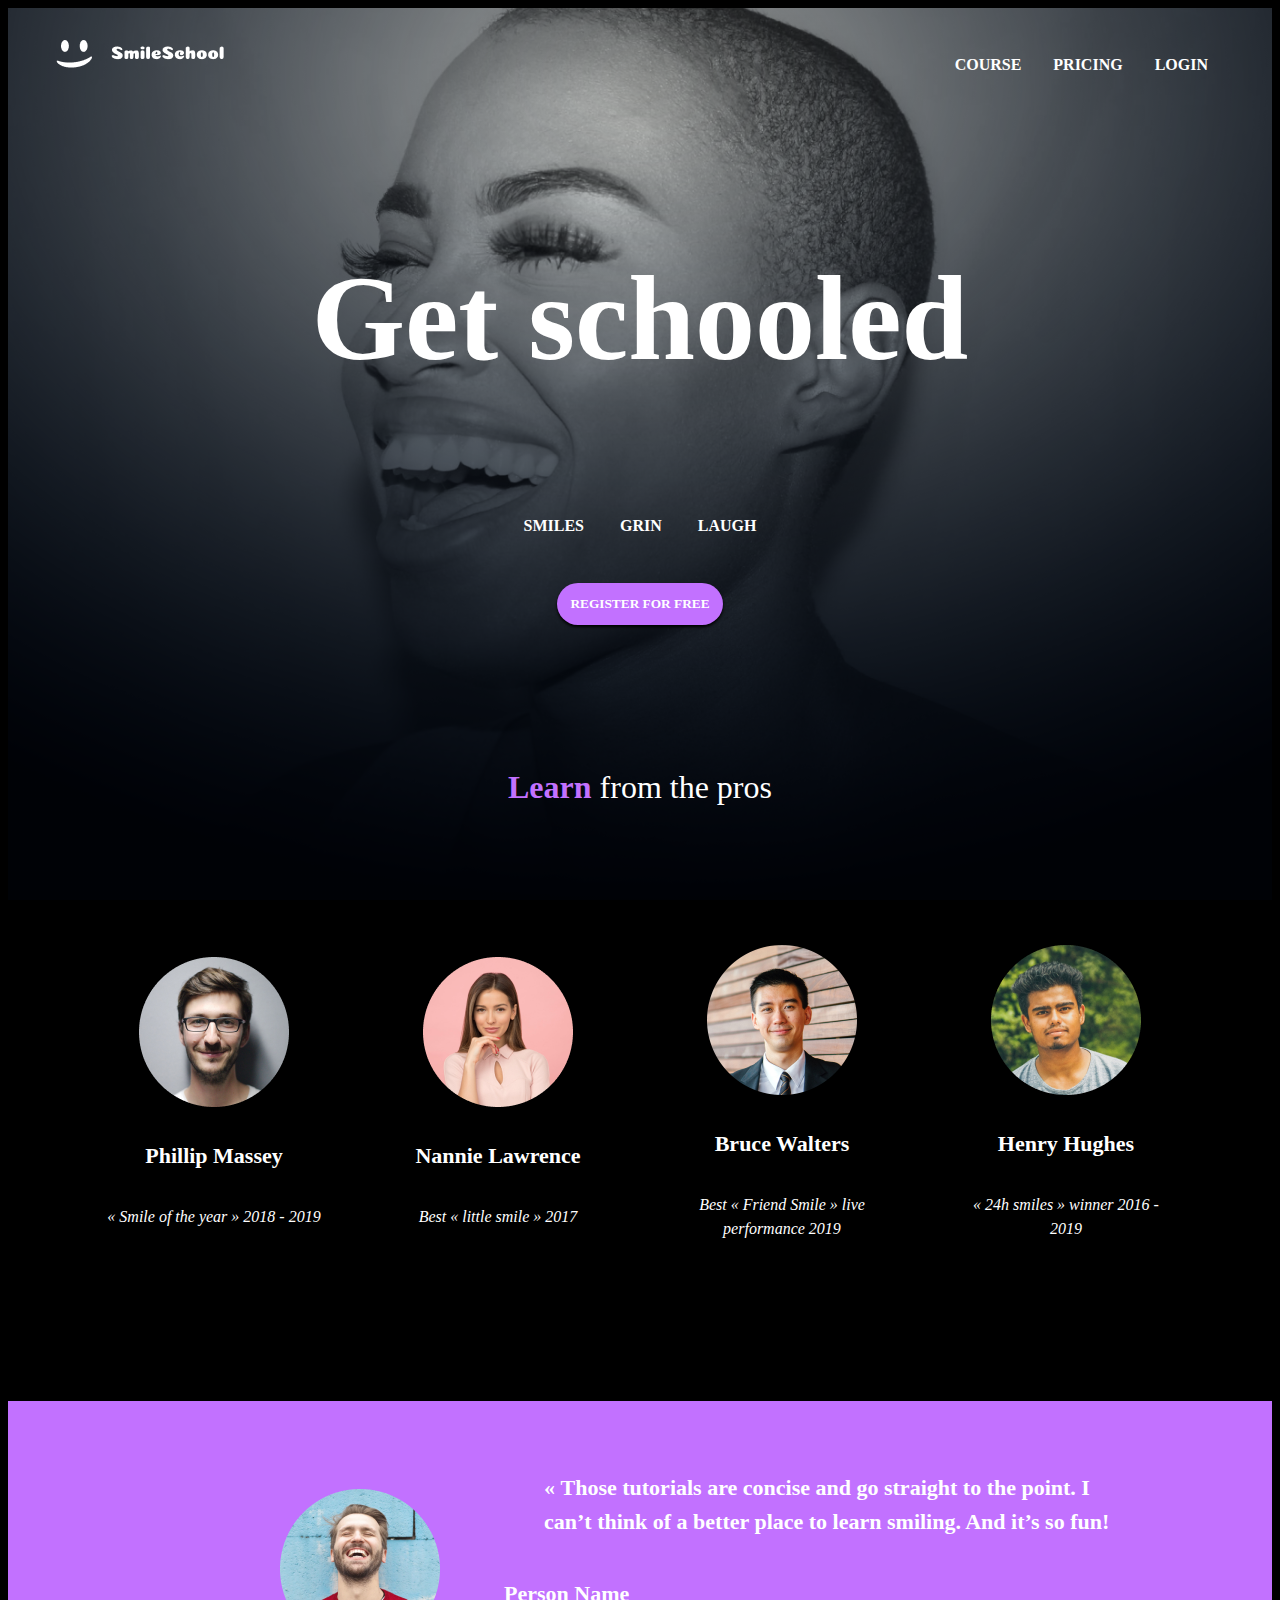
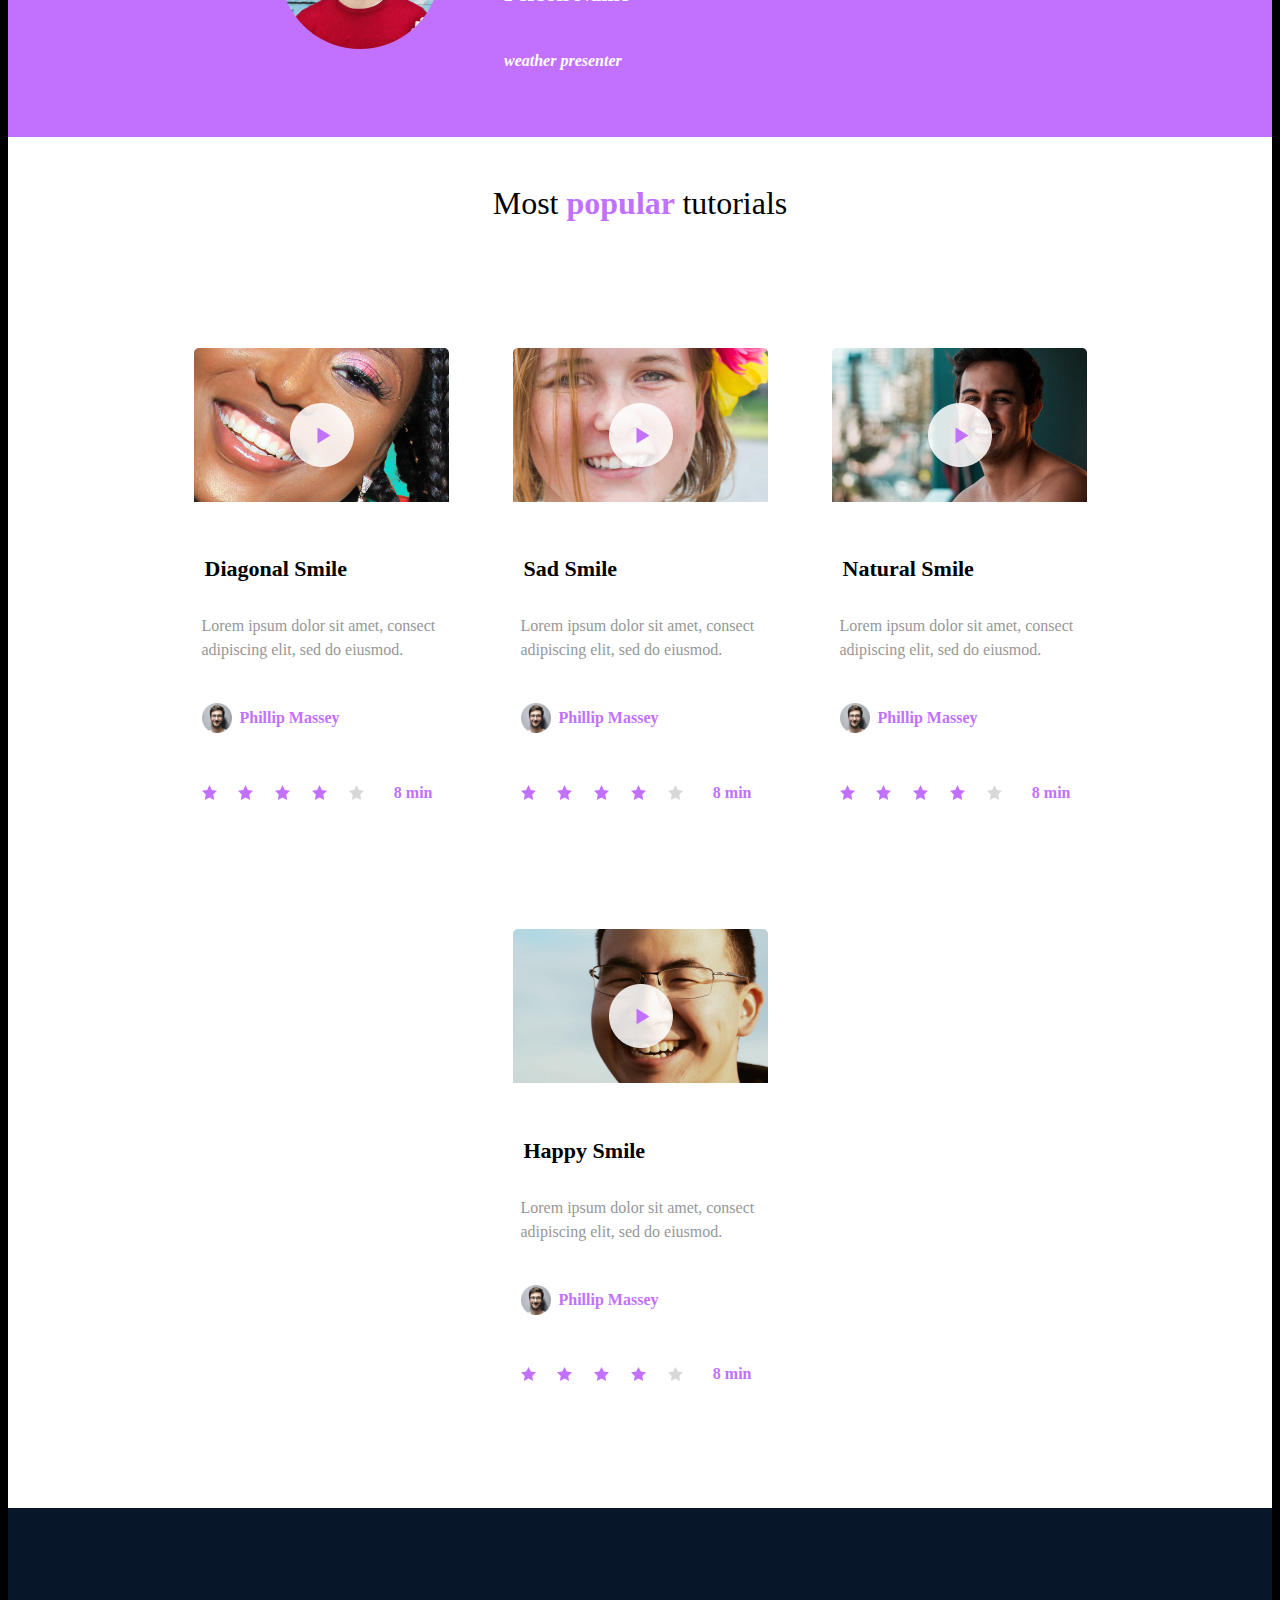
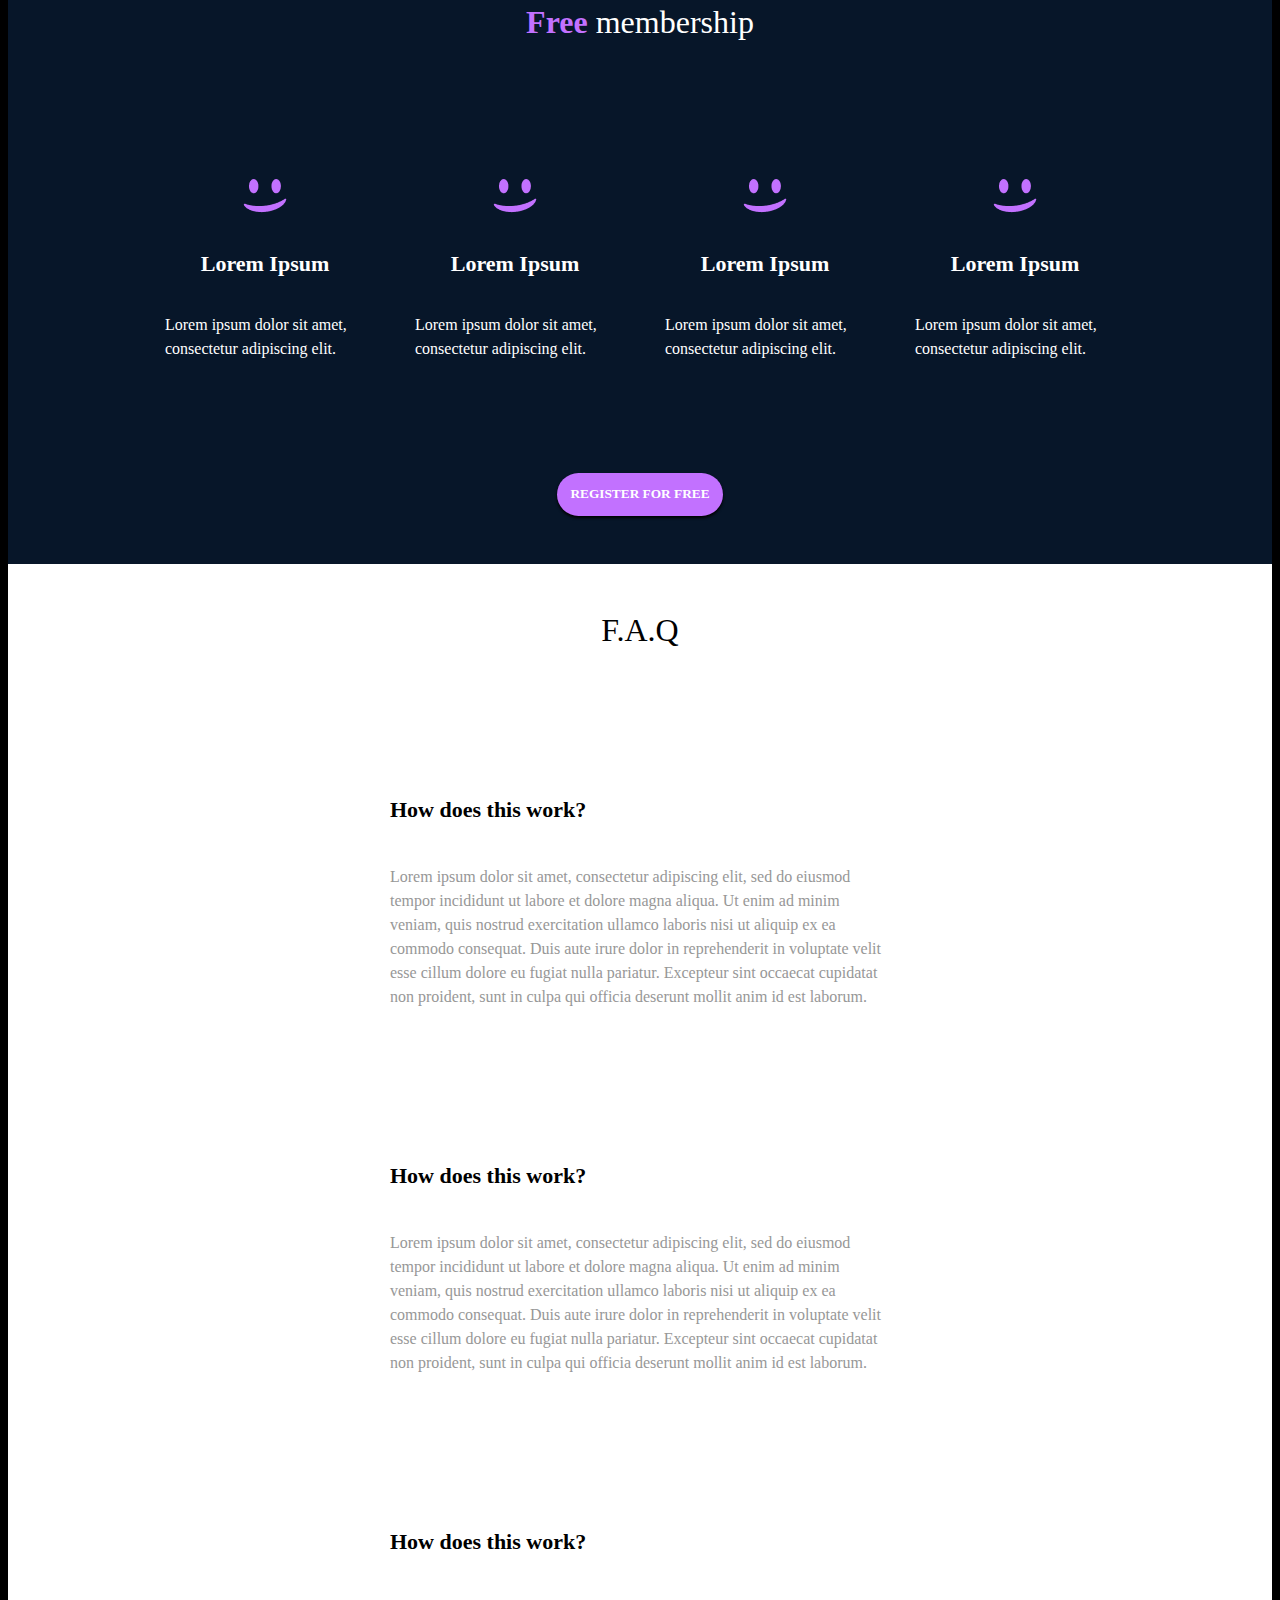
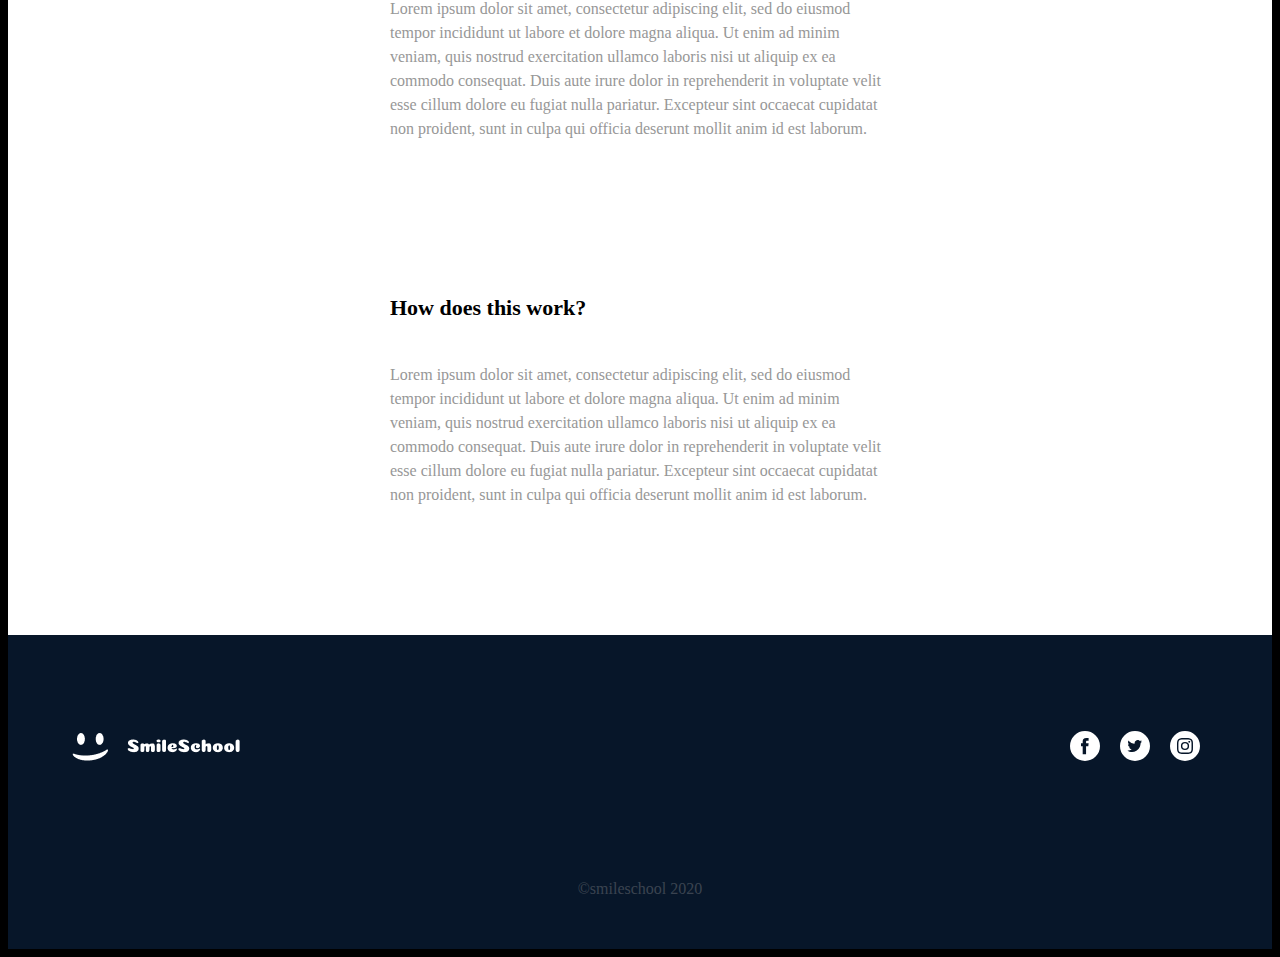
<file: css_advanced/index.html>
<!DOCTYPE html>
<html lang="en">

<head>
    <meta charset="UTF-8">
    <meta name="viewport" content="width=device-width, initial-scale=1.0">
    <title>Document</title>
    <link rel="stylesheet" href="styles.css">
</head>

<body>
    <header>
        <nav>
            <img src="logo.png" alt="logo">

            <ul class="lst">
                <li><a href="#">COURSE</a></li>
                <li><a href="#">PRICING</a></li>
                <li><a href="#">LOGIN</a></li>
            </ul>
        </nav>

    </header>
    <main>
        <section class="flex-col">
            <div class="flex-col">
                <h1>Get schooled</h1>
                <div class="types-of-smile">
                    <span>SMILES</span>
                    <span>GRIN</span>
                    <span>LAUGH</span>
                </div>
                <button class="bg-rose">REGISTER FOR FREE</button>
            </div>
            <div class="flex-col">
                <h2> <span class="color-rose">Learn</span> from the pros</h2>
                <div class="flex-row pros">
                    <div class="flex-col">
                        <img src="1.png" alt="Philip pic">
                        <h3>Phillip Massey</h3>
                        <p>« Smile of the year » 2018 - 2019</p>
                    </div>
                    <div class="flex-col">
                        <img src="3.png" alt="Nannie pic">
                        <h3>Nannie Lawrence</h3>
                        <p>Best « little smile » 2017</p>
                    </div>
                    <div class="flex-col">
                        <img src="2.png" alt="Bruce pic">
                        <h3>Bruce Walters</h3>
                        <p>Best « Friend Smile » live performance 2019</p>
                    </div>
                    <div class="flex-col">
                        <img src="4.png" alt="Henry pic">
                        <h3>Henry Hughes</h3>
                        <p>« 24h smiles » winner 2016 - 2019</p>
                    </div>
                </div>
            </div>
        </section>
        <section class="flex-row quotes bg-rose">
            <div class="flex-row">
                <img src="5.png" alt="image">
            </div>
            <div class="flex-col">
                <blockquote>« Those tutorials are concise and go straight to the point. I can’t think of a better place
                    to learn smiling. And it’s so fun!</blockquote>
                <h3>Person Name</h3>
                <P>weather presenter</P>
            </div>
        </section>
        <section class="flex-col tutors bg-white">
            <h2>Most <span class="color-rose"> popular </span> tutorials</h2>
            <div class="flex-row">
                <div class="tutor-card">
                    <img src="9.png" alt="Diagonal smile">
                    <img class="play-button-top" src="play.png" alt="Video Play Button">
                    <h3>Diagonal Smile</h3>
                    <p class="color-grey">Lorem ipsum dolor sit amet, consect adipiscing elit, sed do eiusmod.</p>
                    <div class="flex-row phillip">
                        <img src="1.png" alt="Small Phillip Icon">
                        <h4 class="color-rose">Phillip Massey</h4>
                    </div>
                    <div>
                        <div class="ratings flex-row">
                            <img src="pinkstar.svg" alt="Star Icon" class="star-icon">
                            <img src="pinkstar.svg" alt="Star Icon" class="star-icon">
                            <img src="pinkstar.svg" alt="Star Icon" class="star-icon">
                            <img src="pinkstar.svg" alt="Star Icon" class="star-icon">
                            <img src="greystar.svg" alt="Star Icon" class="star-icon">
                            <p class="color-rose">8 min</p>
                        </div>
                        
                    </div>
                </div>
                <div class="tutor-card">
                    <img src="7.png" alt="Sad Smile">
                    <img class="play-button-top" src="play.png" alt="Video Play Button">
                    <h3>Sad Smile</h3>
                    <p class="color-grey">Lorem ipsum dolor sit amet, consect adipiscing elit, sed do eiusmod.</p>
                    <div class="flex-row phillip">
                        <img src="1.png" alt="Small Phillip Icon">
                        <h4 class="color-rose">Phillip Massey</h4>
                    </div>
                    <div>
                        <div class="ratings flex-row">
                            <img src="pinkstar.svg" alt="Star Icon" class="star-icon">
                            <img src="pinkstar.svg" alt="Star Icon" class="star-icon">
                            <img src="pinkstar.svg" alt="Star Icon" class="star-icon">
                            <img src="pinkstar.svg" alt="Star Icon" class="star-icon">
                            <img src="greystar.svg" alt="Star Icon" class="star-icon">
                            <p class="color-rose">8 min</p>
                        </div>
                        
                    </div>
                </div>
                <div class="tutor-card">
                    <img src="8.png" alt="Natural Smile">
                    <img class="play-button-top" src="play.png" alt="Video Play Button">
                    <h3>Natural Smile</h3>
                    <p class="color-grey">Lorem ipsum dolor sit amet, consect adipiscing elit, sed do eiusmod.</p>
                    <div class="flex-row phillip">
                        <img src="1.png" alt="Small Phillip Icon">
                        <h4 class="color-rose">Phillip Massey</h4>
                    </div>
                    <div>
                        <div class="ratings flex-row">
                            <img src="pinkstar.svg" alt="Star Icon" class="star-icon">
                            <img src="pinkstar.svg" alt="Star Icon" class="star-icon">
                            <img src="pinkstar.svg" alt="Star Icon" class="star-icon">
                            <img src="pinkstar.svg" alt="Star Icon" class="star-icon">
                            <img src="greystar.svg" alt="Star Icon" class="star-icon">
                            <p class="color-rose">8 min</p>
                        </div>
                        
                    </div>
                </div>
                <div class="tutor-card">
                    <img src="6.png" alt="Happy Smile">
                    <img class="play-button-top" src="play.png" alt="Video Play Button">
                    <h3>Happy Smile</h3>
                    <p class="color-grey">Lorem ipsum dolor sit amet, consect adipiscing elit, sed do eiusmod.</p>
                    <div class="flex-row phillip">
                        <img src="1.png" alt="Small Phillip Icon">
                        <h4 class="color-rose">Phillip Massey</h4>
                    </div>
                    <div>
                        <div class="ratings flex-row">
                            <img src="pinkstar.svg" alt="Star Icon" class="star-icon">
                            <img src="pinkstar.svg" alt="Star Icon" class="star-icon">
                            <img src="pinkstar.svg" alt="Star Icon" class="star-icon">
                            <img src="pinkstar.svg" alt="Star Icon" class="star-icon">
                            <img src="greystar.svg" alt="Star Icon" class="star-icon">
                            <p class="color-rose">8 min</p>
                        </div>
                        
                    </div>
                </div>
            </div>

        </section>
        <section class="flex-col membership bg-dark-blue">
            <h2><span class="color-rose"> Free </span> membership</h2>
            <div class="flex-row">
                <div class="flex-col">
                    <img src="smile.png" alt="">
                    <h3>Lorem Ipsum</h3>
                    <p>Lorem ipsum dolor sit amet, consectetur adipiscing elit.</p>
                </div>
                <div class="flex-col">
                    <img src="smile.png" alt="">
                    <h3>Lorem Ipsum</h3>
                    <p>Lorem ipsum dolor sit amet, consectetur adipiscing elit.</p>
                </div>
                <div class="flex-col">
                    <img src="smile.png" alt="">
                    <h3>Lorem Ipsum</h3>
                    <p>Lorem ipsum dolor sit amet, consectetur adipiscing elit.</p>
                </div>
                <div class="flex-col">
                    <img src="smile.png" alt="">
                    <h3>Lorem Ipsum</h3>
                    <p>Lorem ipsum dolor sit amet, consectetur adipiscing elit.</p>
                </div>
            </div>
            <button class="bg-rose">REGISTER FOR FREE</button>
        </section>
        <section class="flex-col faq bg-white">
            <h2 class="faq">F.A.Q</h2>
            <div class="flex-row">
                <div>
                    <h3>How does this work?</h3>

                    <p>
                        Lorem ipsum dolor sit amet, consectetur adipiscing elit, sed do eiusmod tempor incididunt ut
                        labore et dolore magna aliqua. Ut enim ad minim veniam, quis nostrud exercitation ullamco
                        laboris nisi ut aliquip ex ea commodo consequat. Duis aute irure dolor in reprehenderit in
                        voluptate velit esse cillum dolore eu fugiat nulla pariatur. Excepteur sint occaecat
                        cupidatat
                        non proident, sunt in culpa qui officia deserunt mollit anim id est laborum.
                    </p>
                </div>
                <div>
                    <h3>How does this work?</h3>

                    <p>
                        Lorem ipsum dolor sit amet, consectetur adipiscing elit, sed do eiusmod tempor incididunt ut
                        labore et dolore magna aliqua. Ut enim ad minim veniam, quis nostrud exercitation ullamco
                        laboris nisi ut aliquip ex ea commodo consequat. Duis aute irure dolor in reprehenderit in
                        voluptate velit esse cillum dolore eu fugiat nulla pariatur. Excepteur sint occaecat
                        cupidatat
                        non proident, sunt in culpa qui officia deserunt mollit anim id est laborum.
                    </p>
                </div>
                <div>
                    <h3>How does this work?</h3>

                    <p>
                        Lorem ipsum dolor sit amet, consectetur adipiscing elit, sed do eiusmod tempor incididunt ut
                        labore et dolore magna aliqua. Ut enim ad minim veniam, quis nostrud exercitation ullamco
                        laboris nisi ut aliquip ex ea commodo consequat. Duis aute irure dolor in reprehenderit in
                        voluptate velit esse cillum dolore eu fugiat nulla pariatur. Excepteur sint occaecat
                        cupidatat
                        non proident, sunt in culpa qui officia deserunt mollit anim id est laborum.
                    </p>
                </div>
                <div>
                    <h3>How does this work?</h3>

                    <p>
                        Lorem ipsum dolor sit amet, consectetur adipiscing elit, sed do eiusmod tempor incididunt ut
                        labore et dolore magna aliqua. Ut enim ad minim veniam, quis nostrud exercitation ullamco
                        laboris nisi ut aliquip ex ea commodo consequat. Duis aute irure dolor in reprehenderit in
                        voluptate velit esse cillum dolore eu fugiat nulla pariatur. Excepteur sint occaecat
                        cupidatat
                        non proident, sunt in culpa qui officia deserunt mollit anim id est laborum.
                    </p>
                </div>
            </div>
        </section>
    </main>
    <footer>
        <section class="bg-dark-blue flex-col footer">
            <div class="flex-row">
                <img src="logo.png" alt="logo">
                <div class="socials">
                    <img src="fb.svg" alt="Facebook icon">
                    <img src="twt.svg" alt="Twitter icon">
                    <img src="ig.svg" alt="Instagram icon">
                </div>
            </div>
            <p class="copyr">©smileschool 2020</p>
        </section>
    </footer>
</body>

</html>
</file>
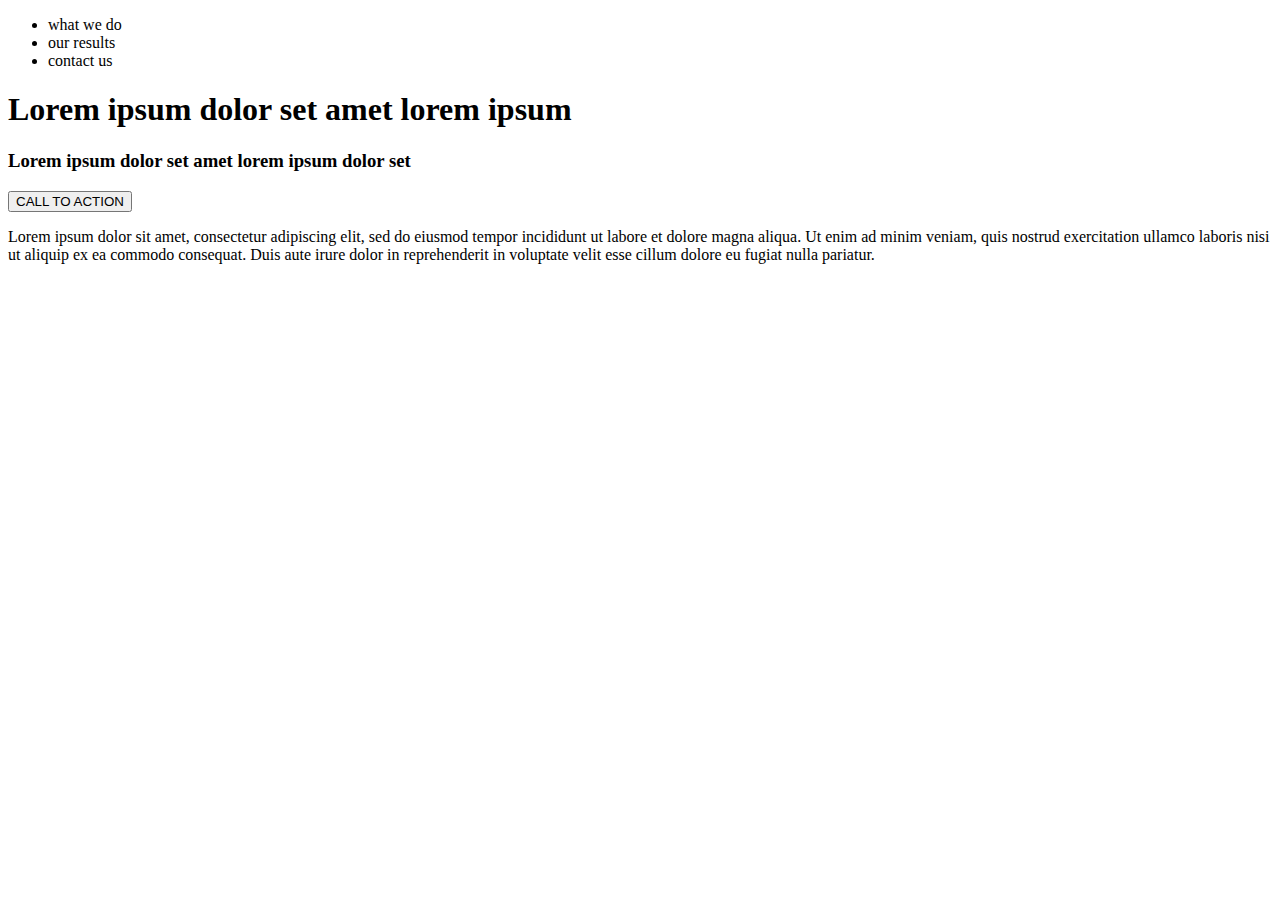
<file: headphones/index.html>
<!DOCTYPE html>
<html lang="en">
    <meta charset="utf-8">
    <meta name="viewport" content="width=device-width, initial-scale=1">
    <title>Headphones</title>

    <header>
        <nav>
            <ul>
                <li>what we do</li>
                <li>our results</li>
                <li>contact us</li>
            </ul>
        </nav>

        <h1>Lorem ipsum dolor set amet lorem ipsum</h1>
        <h3>Lorem ipsum dolor set amet lorem ipsum dolor set</h3>
        
        <button>CALL TO ACTION</button>

        <p>Lorem ipsum dolor sit amet, consectetur adipiscing elit, sed do eiusmod tempor incididunt ut labore et dolore magna aliqua. Ut enim ad minim veniam, quis nostrud exercitation ullamco laboris nisi ut aliquip ex ea commodo consequat. Duis aute irure dolor in reprehenderit in voluptate velit esse cillum dolore eu fugiat nulla pariatur.</p>

    </header>

    <body>


        
    </body>

</html>
</file>
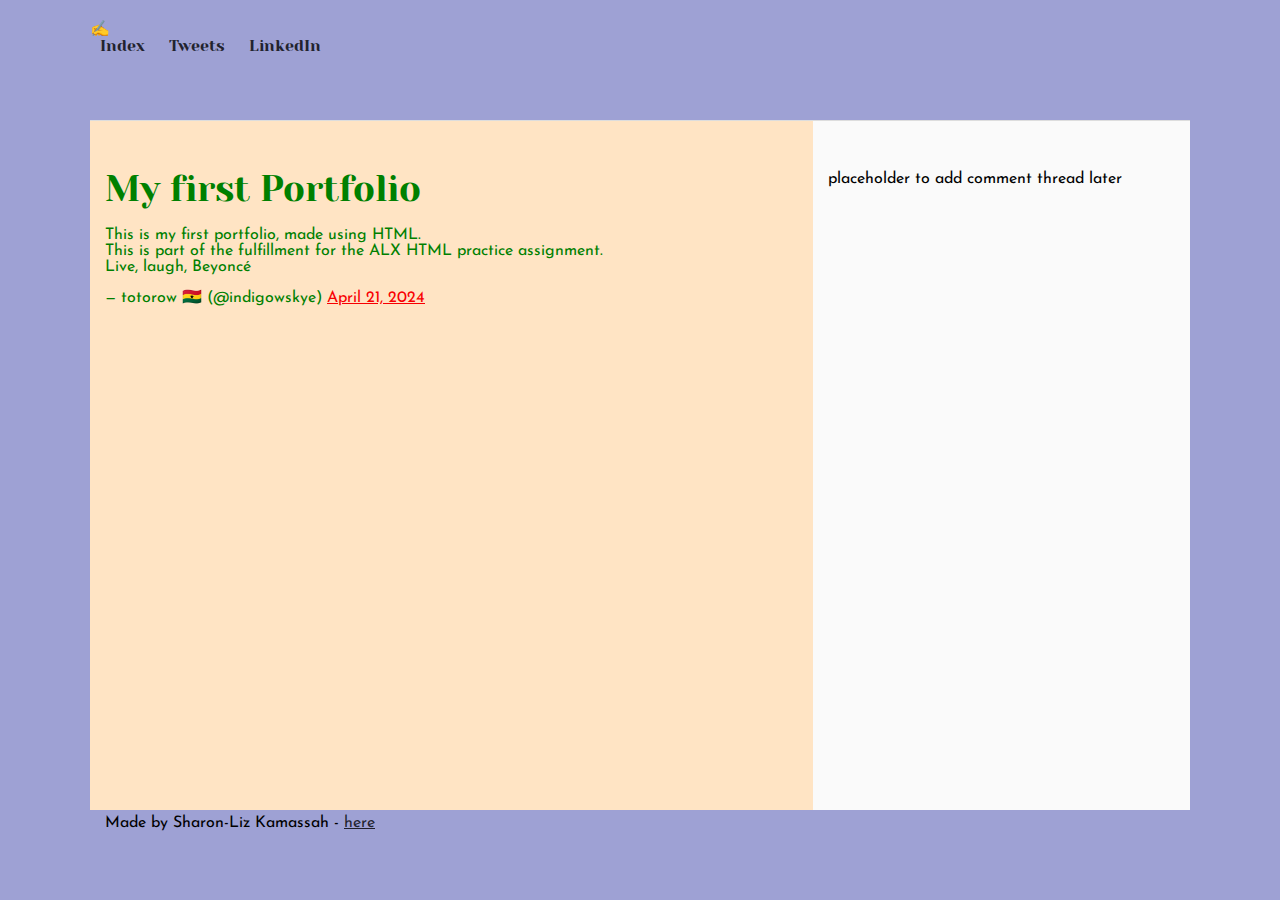
<file: css_basic/tweets.html>
<!DOCTYPE html>
<html lang="en">
<head>
  <meta name="viewport" content="width=device-width, initial-scale=1, viewport-fit=cover">
  <meta charset="utf-8">
  <title>My first Portfolio</title>
  <link href="base.css" rel="stylesheet">
  <link href="styles.css" rel="stylesheet">
</head>
<body class="works_on_smartphone">
  <header>
    <li>✍</li>
    <nav>
      <ul>
        <li>
          <a href="file:///C:/Users/hp/Desktop/alx/practice/html_basic/index.html">Index</a>
        </li>
        <li>
          <a href="file:///C:/Users/hp/Desktop/alx/practice/html_basic/tweets.html">Tweets</a>
        </li>
        <li>
          <a href="https://www.linkedin.com/in/sharonkamassah/" target="blank">LinkedIn</a>
        </li>
      </ul>
    </nav>
  </header>
  <main>
    <article>
        <h1>My first Portfolio</h1>
      This is my first portfolio, made using HTML.<br>
      This is part of the fulfillment for the ALX HTML practice assignment.<br>
      <blockquote class="twitter-tweet">
        <p lang="en" dir="ltr">Live, laugh, Beyoncé</p>— totorow 🇬🇭 (@indigowskye) <a href="https://twitter.com/indigowskye/status/1781841744776081537?ref_src=twsrc%5Etfw">April 21, 2024</a>
      </blockquote>
      <script async src="https://platform.twitter.com/widgets.js"></script>
    </article>
    <aside>
      placeholder to add comment thread later
    </aside>
  </main>
  <footer>
    <p>Made by Sharon-Liz Kamassah - <a href="https://www.linkedin.com/in/sharonkamassah/" target="blank">here</a></p>
  </footer>
</body>
</html>
</file>
<file: css_advanced/styles.css>
:root {
    --radial-bg: radial-gradient(85.9% 85.9% at 50% 14.1%, #fbfdf9 0%, var(--dark-blue) 100%);
    --rose: #C271FF;
    --white: #FFFFFF;
    --black: #000000;
    --grey: #979797;
    --dark-blue: #071629;
}

html {
    background-color: var(--black);
    color: var(--white);
}

body,
header,
main,
footer,
div,
section {
    box-sizing: border-box;
    max-width: 100%;

    .lst {
        list-style: none;
        font-weight: bold;
    }

    .types-of-smile {
        font-weight: bold;
    }
   
}

body {
    background: var(--radial-bg), url("Object.png");
    background-blend-mode: multiply;
    background-attachment: fixed;
    background-position: top;
    background-size: cover;
    background-repeat: no-repeat;
}

h1,
h2,
h3,
blockquote,
p,
button,
a {
    font-family: 'Source Sans Pro';
    color: inherit;
    max-width: 100%;
    word-wrap: break-word;
}

button {
    font-family: 'Source Sans Pro';
    border: none;
    padding: 1em;
    border-radius: 2em;
    box-shadow: var(--black) 0 2px 3px;
    cursor: pointer;
}

.bg-rose {
    background-color: var(--rose);
    font-weight: bold;
}

.bg-white {
    background-color: var(--white);
    color: var(--black);
}

.bg-dark-blue {
    background-color: var(--dark-blue);
}

.color-rose {
    color: var(--rose);
    font-weight: bold;
}

.color-grey {
    color: var(--grey);
}

/* HEADER CSS */
header {
    padding: 2rem 3rem;

    nav {
        box-sizing: border-box;
        display: flex;
        flex-direction: row;
        justify-content: space-between;
        align-items: flex-start;

        >* {
            flex: 2;
            box-sizing: border-box;
            max-width: fit-content;
        }

        ul {
            display: flex;
            flex-direction: row;
            flex-wrap: wrap;

            li {
                margin: 0 1rem;

                a {
                    text-decoration: none;
                }

                a:visited,
                a:active {
                    text-decoration: none;
                }
            }
        }
    }
}

/* END HEADER'S CSS */

/* MAIN AND FOOTER CSS */
main, footer {

    .flex-col,
    .flex-row {
        font-family: 'Source Sans Pro';
        align-items: center;
        justify-content: center;
        flex-wrap: wrap;
    }

    .flex-row {
        display: flex;
        flex-direction: row;
    }

    span {
        margin-inline: 1rem;
    }
    span.color-rose {
        margin-inline: 0;
    }
    section {
        padding: 0 4rem;
        margin: 0;
    }

    div {
        padding: 3rem 0rem;
    }

    .flex-col {
        display: flex;
        flex-direction: column;
    }

    h1 {
        font-weight: bold;
        font-size: 120px;
    }

    h2 {
        font-size: 32px;
        font-weight: 100;
        font-style: normal;
        margin-top: 3rem;
    }

    .pros {
        div {
            margin-inline: 2rem;
            >* {
                margin: 1rem 0;
            }
        }

        p {
            text-align: center;
            font-style: italic;
        }
        >* {
            flex: 1;
        }
    }

    p {
        font-size: 16px;
        line-height: 24px;
    }

    blockquote, h3 {
        font-style: normal;
        font-size: 22px;
        line-height: 34px;
    }

    blockquote {
        font-style: normal;
        margin-bottom: 1rem;
    }

    h3 {
        font-weight: bold;
    }

    .quotes {
        p {
            font-style: italic;
        }

        div {
            padding-inline: 2rem;
        }
        .flex-row {
            flex: 1;
            justify-content: flex-end;
        }
        .flex-col {
            align-items: flex-start;
            flex: 2;
        }
    }

    .tutors {
        .tutor-card {
            max-width: 255px;
            margin-inline: 2rem;
            * {
                padding-top: 0.2rem;
                padding-bottom: 0.2rem;
            }
            >h3, .phillip, .ratings, p {
                padding-left: 0.5em;
                padding-right: 0.5em;
            }
        }
        
        .phillip {
            justify-content: left;
            >h4 {
                margin-inline: 0.5rem;
            }
            img {
                max-width: 30px;
                max-height: 30px;
            }
        }
        .star-icon {
            max-width: 15px;
            max-height: 15px;
        }
        .ratings {
            justify-content: space-between;
        }
        .play-button-top {
            position: relative;
            left: 96px;
            top: -120px;
            max-width: 64px;
            max-height: 64px;
            padding: 0;
            margin-bottom: -64px;
        }
    }
    .membership {
        padding-top: 3rem;
        padding-bottom: 3rem;
        .flex-col {
            width: 250px;
            >* {
                margin-block: 1rem;
            }
            p {
                max-width: 200px;
            }
        }
    }
    .faq {
        font-size: 60;
        .flex-row {
            >div {
                width: 500px;
                margin: 0 3rem 1rem 3rem;
                
            }
        }
        p {
            color: var(--grey);
            padding-top: 1rem;
        }
    }

    .footer {
        padding-bottom: 2rem;
        p {
            color: var(--grey);
        }
        .flex-row {
            justify-content: space-between;
            width: 100%;
        }
        .socials>img {
            margin-inline: 0.5rem;
            width: 30px;
        }

        .copyr {
            opacity: 35.17%;
        }
    }
}

/* END OF MAIN AND FOOTER CSS*/
</file>
<file: css_basic/base.css>
/* Importing webfonts */
/* (If you're learning CSS, you should disregard that) */

@import url(https://fonts.googleapis.com/css?family=Yeseva+One);
@import url(https://fonts.googleapis.com/css?family=Josefin+Sans:400,700,700italic,400italic);


/* CSS reset rules */

html, body {
	height: 100%;
	min-height: 100%;
}
html, body, div, span, applet, object, iframe,
h1, h2, h3, h4, h5, h6, p, blockquote, pre,
a, abbr, acronym, address, big, cite, code,
del, dfn, img, ins, kbd, q, s, samp,
small, strike, sub, sup, tt, var,
b, u, i, center,
dl, dt, dd,
fieldset, form, label, legend,
table, caption, tbody, tfoot, thead, tr, th, td,
article, aside, canvas, details, embed, 
figure, figcaption, footer, header, hgroup, 
menu, nav, output, ruby, section, summary,
time, mark, audio, video {
	margin: 0;
	padding: 0;
	border: 0;
	font-size: 100%;
	font: inherit;
	vertical-align: baseline;
}
/* HTML5 display-role reset for older browsers */
article, aside, details, figcaption, figure, 
footer, header, hgroup, menu, nav, section {
	display: block;
}
body {
	line-height: 1;
}
blockquote, q {
	quotes: none;
}
blockquote:before, blockquote:after,
q:before, q:after {
	content: '';
	content: none;
}
table {
	border-collapse: collapse;
	border-spacing: 0;
}


/* Fonts and colors */

body {
	font-family: 'Josefin Sans', serif;
	color: rgba(0, 0, 0, 0.8);
}
h1, h2, h3, h4, h5, h6, header {
	font-family: 'Yeseva One', sans-serif;
}
article {
}
header {
	border-bottom: 1px solid rgb(221,221,221);
	transition: border-bottom-color 1s ease;
}
header a {
	color: rgba(0, 0, 0, 0.8);
}
aside {
	background: #FAFAFA;
}
aside p {
	border: 1px solid #bbb;
	background: #ddd;
	color: black;
}
footer a {
	color: rgba(0, 0, 0, 0.8);
}
a {
	color: #F80002;
}


/* Positioning and margins */

@media (min-width: 1100px) {
	body {
		width: 1100px;
		margin: 0 auto;
	}
}

article {
	padding: 50px 15px;
}
article > *:first-child {
	margin-top: 0;
}
aside {
	padding: 50px 15px;
}
header .right {
	float: right;
	margin: 0 10px 15px;
}


/* Header */
header {
	padding: 20px 0;
	height: 80px;
}
header ul {
	list-style: none;
	margin: 0;
	padding: 0;
}
header li {
	display: inline;
	vertical-align:middle;
}
header li:first-child {
	margin: 0;
}
header li a {
	margin: 0 10px;
}
header li.logo {
	font-size: 36px;
}
header a {
	text-decoration: none;
}


/* Aside */

aside p {
	border-radius: 10px;
	padding: 20px 20px;
}


/* Footer */

footer {
	padding: 5px 15px;
	height: 80px;
}


/* Text styles and margins */

p {
	margin-bottom: 15px;
}
h1 {
	font-size: 36px;
	margin: 40px 0 20px;
}
h2 {
	font-size: 32px;
	margin: 30px 0 15px;
}
h3 {
	font-size: 28px;
	margin: 25px 0 10px;
}
h4 {
	font-size: 20px;
	font-weight: bold;
	margin: 20px 0 10px;
}
h5 {
	font-size: 18px;
	font-weight: bold;
	margin: 15px 0 10px;
}
h6 {
	font-weight: bold;
	margin: 5px 0;
}

@media (max-width: 800px) {
  body.works_on_smartphone {
  	display: block;
  }
  body.works_on_smartphone main {
  	display: block;
  }
  header .right {
  	float: none;
  }
}
</file>
<file: css_basic/styles.css>
body {
    display: flex;
    flex-direction: column;
    background-color: #9ea1d4;
    color: hsl(0, 0%, 0%);
}

main {
    display: flex;
    flex-direction: row;
    flex: auto;
}

article {
    color: green;
    background-color: bisque;
    flex: 2;
    overflow-y: auto;
}

aside {
    flex: 1;
    overflow-y: auto;
}
</file>
